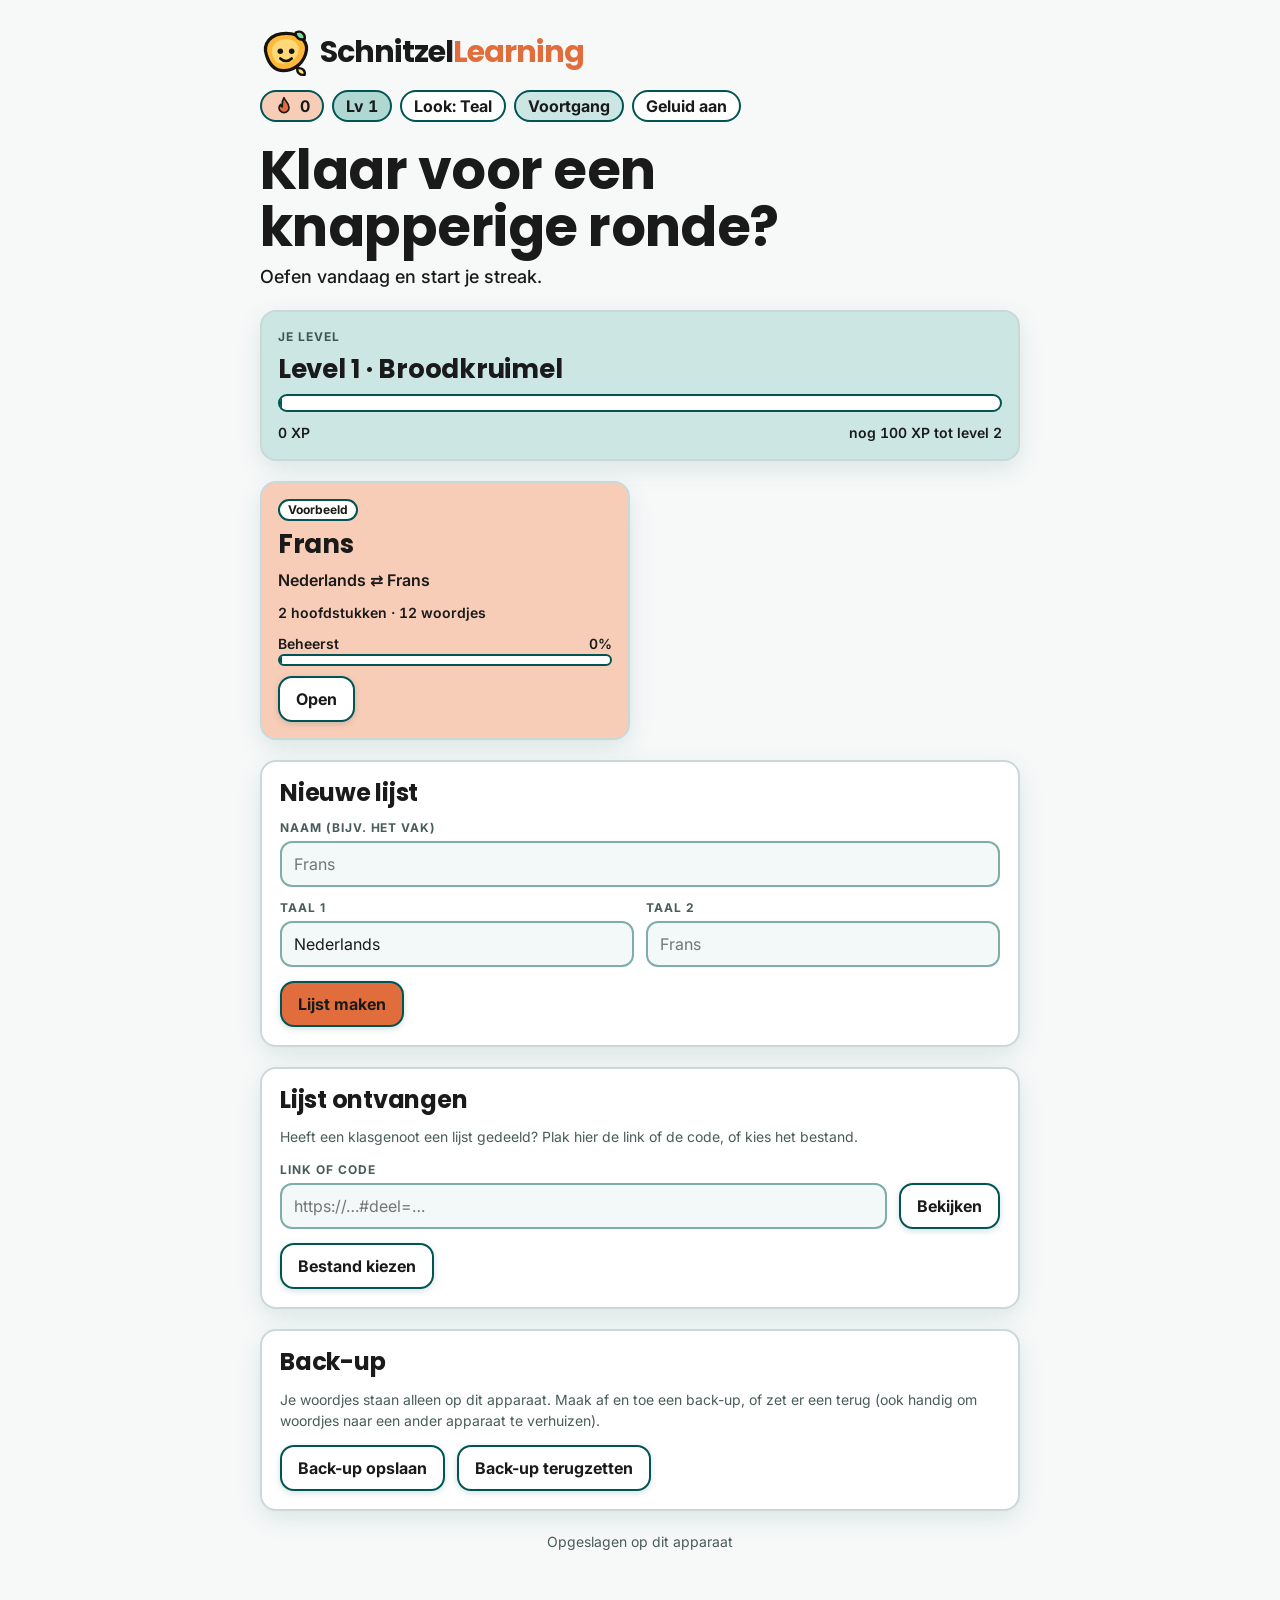
<file: index.html>
<!doctype html>
<html lang="nl">
  <head>
    <meta charset="utf-8" />
    <meta name="viewport" content="width=device-width, initial-scale=1, viewport-fit=cover" />
    <title>Schnitzel Learning</title>
    <meta name="description" content="Woordjes leren met herhaling, XP en levels." />
    <meta name="theme-color" content="#F7F9F9" media="(prefers-color-scheme: light)" />
    <meta name="theme-color" content="#0D1B1B" media="(prefers-color-scheme: dark)" />
    <meta name="apple-mobile-web-app-capable" content="yes" />
    <meta name="mobile-web-app-capable" content="yes" />
    <meta name="apple-mobile-web-app-status-bar-style" content="default" />
    <meta name="apple-mobile-web-app-title" content="Schnitzel" />
    <link rel="manifest" href="manifest.webmanifest" />
    <link rel="icon" href="icon.svg" type="image/svg+xml" />
    <link rel="apple-touch-icon" href="icons/apple-touch-icon.png" />
    <link rel="preconnect" href="https://fonts.googleapis.com" />
    <link rel="preconnect" href="https://fonts.gstatic.com" crossorigin />
    <link rel="stylesheet" href="https://fonts.googleapis.com/css2?family=Bricolage+Grotesque:opsz,wght@12..96,600;12..96,800&family=Figtree:wght@400;500;600;700&family=Inter:wght@400;500;600;700&family=Poppins:wght@500;600;700&display=swap" />
    <link rel="stylesheet" href="styles.css" />
  </head>
  <body>
    <div class="wrap" id="app"></div>
    <canvas id="confetti" aria-hidden="true"></canvas>

    <script src="app.js"></script>
    <script>
      if ("serviceWorker" in navigator) {
        window.addEventListener("load", () => {
          navigator.serviceWorker.register("sw.js").catch(() => {});
        });
      }
    </script>
  </body>
</html>
</file>
<file: styles.css>
/* Concept: rustig en helder. Petrol en teal op een zacht grijswitte achtergrond, oranje alleen voor de belangrijkste knop. Spelelementen: XP, level, streak, combo. */
:root {
  --bg: #F7F9F9;
  --dots: transparent;
  --card: #FFFFFF;
  --ink: #1A1A1A;
  --muted: #485C5A;
  --edge: #005454;
  --shadow: rgba(0, 84, 84, .18);
  --field: #F3F8F8;
  --c1: #F8CDB8; --c2: #BFE3DA; --c3: #CBE6E3; --c4: #E4EEEE; --c5: #AFD8D2;
  --hot: #E06D3B;
  --accent: #006E6E;
  --good: #BFE3DA; --near: #F7E3A8; --bad: #F5B5A6;
  --on-fill: #1A1A1A;
  --paper: #FFFFFF;                /* vaste lichte kleur voor knoppen/labels op gekleurde vlakken */
  --rim: #CBD8D8;                  /* rand van de blokken zelf */
  --rim-shadow: rgba(0, 84, 84, .12);
  --line: #CBD8D8;                 /* zachtere rand voor rustige panelen */
  --line-shadow: rgba(0, 84, 84, .12);
  --line-strong: #7FADA8;          /* velden en keuzeknoppen */
  --font-display: "Poppins", system-ui, sans-serif;
  --font-body: "Inter", system-ui, -apple-system, "Segoe UI", sans-serif;
}
@media (prefers-color-scheme: dark) {
  :root:not([data-theme="light"]) {
    --bg: #0D1B1B; --card: #152928; --ink: #EAF2F2; --muted: #A8C2BF; --edge: #5FB0AB; --shadow: rgba(0, 0, 0, .45);
    --field: #102322; --hot: #F0814F; color-scheme: dark;
    --rim: #2B4745; --rim-shadow: rgba(0, 0, 0, .35);
    --line: #2B4745; --line-shadow: rgba(0, 0, 0, .35); --line-strong: #4A7673;
  }
}
:root[data-theme="dark"] {
  --bg: #0D1B1B; --card: #152928; --ink: #EAF2F2; --muted: #A8C2BF; --edge: #5FB0AB; --shadow: rgba(0, 0, 0, .45);
  --field: #102322; --hot: #F0814F; color-scheme: dark;
  --rim: #2B4745; --rim-shadow: rgba(0, 0, 0, .35);
  --line: #2B4745; --line-shadow: rgba(0, 0, 0, .35); --line-strong: #4A7673;
}
* { box-sizing: border-box; }
body {
  background-color: var(--bg);
  color: var(--ink); font-family: var(--font-body); font-size: 16px; line-height: 1.5;
  padding-block: 18px 80px;
  padding-left: max(16px, env(safe-area-inset-left, 0px));
  padding-right: max(16px, env(safe-area-inset-right, 0px));
}
.wrap { max-width: 760px; margin: 0 auto; display: flex; flex-direction: column; gap: 20px; }
h1, h2, h3 { font-family: var(--font-display); font-weight: 700; line-height: 1.05; margin: 0; text-wrap: balance; letter-spacing: -0.01em; }
button, input, textarea, select { font: inherit; color: inherit; }
button { cursor: pointer; }
:focus-visible { outline: 2px solid var(--accent); outline-offset: 2px; }

/* bouwstenen */
.sticker { background: var(--card); border: 2px solid var(--rim); border-radius: 16px; box-shadow: 0 8px 24px var(--rim-shadow); }
.sticker.panel:not(.q), .sticker.chapter, .sticker.empty { border-color: var(--line); box-shadow: 0 8px 24px var(--line-shadow); }
/* Felle vlakken: alles erin gedraagt zich als in de lichte modus (donkere tekst, witte knoppen), ook in de donkere modus */
.levelcard, .subject, .q, .score, .face, .feedback { --card: var(--paper); --ink: #1A1A1A; --edge: #005454; --shadow: rgba(0, 84, 84, .18); --field: #F3F8F8; }
.btn {
  background: var(--card); border: 2px solid var(--edge); border-radius: 14px; box-shadow: 0 2px 6px var(--shadow);
  padding: 8px 16px; min-height: 46px; font-weight: 700; transition: transform .08s, box-shadow .08s;
}
.btn:hover { transform: translate(-1px, -1px); box-shadow: 0 4px 10px var(--shadow); }
.btn:active { transform: translate(3px, 3px); box-shadow: 0 0 0 var(--shadow); }
.btn.primary { background: var(--hot); color: #1A1A1A; }
.btn.good { background: var(--good); color: #1A1A1A; }
.btn.alt { background: var(--c3); color: #1A1A1A; }
.btn.small { padding: 4px 12px; min-height: 38px; font-size: 14px; }
.btn.flat { box-shadow: none; background: transparent; }
.btn:disabled { opacity: .45; cursor: not-allowed; transform: none; box-shadow: 0 2px 6px var(--shadow); }
.linkbtn { background: none; border: 0; padding: 0; font-weight: 700; text-decoration: underline; text-underline-offset: 3px; text-decoration-thickness: 2px; }
.lbl { font-size: 12px; font-weight: 700; letter-spacing: .08em; text-transform: uppercase; color: var(--muted); }
.hint { color: var(--muted); font-size: 14px; margin: 0; }
.row { display: flex; gap: 12px; flex-wrap: wrap; align-items: flex-end; }
.field { display: flex; flex-direction: column; gap: 4px; flex: 1 1 160px; min-width: 0; }
input[type=text], textarea {
  background: var(--field); border: 2px solid var(--line-strong); border-radius: 12px; padding: 8px 12px; width: 100%; min-height: 46px;
}
textarea { min-height: 120px; resize: vertical; }
input[type=text]:focus, textarea:focus { outline: none; box-shadow: 0 0 0 3px color-mix(in srgb, var(--accent) 40%, transparent); }
.pill { white-space: nowrap; display: inline-flex; align-items: center; gap: 6px; border: 2px solid var(--edge); border-radius: 99px; padding: 2px 12px; font-weight: 700; background: var(--card); font-variant-numeric: tabular-nums; }

/* bovenbalk */
.top { display: flex; align-items: center; justify-content: space-between; gap: 12px; flex-wrap: wrap; }
.brand { display: flex; align-items: center; gap: 8px; background: none; border: 0; padding: 0; text-align: left; }
.logo { width: 52px; height: 52px; flex: none; transition: transform .3s; }
.brand:hover .logo { transform: rotate(-12deg) scale(1.08); }
.brand-name { font-family: var(--font-display); font-weight: 700; font-size: 30px; letter-spacing: -0.03em; line-height: 1; color: var(--ink); }
.brand-name span { color: var(--hot); -webkit-text-stroke: 0; }
.chips { display: flex; gap: 8px; align-items: center; flex-wrap: wrap; }
.chips svg { width: 20px; height: 20px; flex: none; }
.pill.fire { background: var(--c1); color: #1A1A1A; }
.pill.lvl { background: var(--c5); color: #1A1A1A; }
.pill.snd { background: var(--card); min-height: 0; }

.levelcard { padding: 16px; display: flex; flex-direction: column; gap: 10px; background: var(--c3); color: var(--on-fill); }
.levelcard .lbl { color: #3C5755; }
.levelcard h2 { font-size: 26px; }
.bar { height: 18px; border: 2px solid var(--edge); border-radius: 99px; background: var(--card); overflow: hidden; }
.bar i { display: block; height: 100%; background: var(--accent); border-right: 2px solid var(--edge); transition: width .5s; min-width: 0; }
.bar.green i { background: var(--c2); }
.bar.slim { height: 12px; border-width: 2px; }
.bar.slim i { border-right-width: 2px; }
.xpline { display: flex; justify-content: space-between; gap: 8px; font-weight: 600; font-variant-numeric: tabular-nums; font-size: 14px; flex-wrap: wrap; }

/* start */
.hero h1 { font-size: clamp(34px, 9vw, 54px); }
.hero p { margin: 8px 0 0; font-weight: 500; font-size: 18px; max-width: 34ch; }
.subjects { display: grid; grid-template-columns: repeat(auto-fill, minmax(280px, 1fr)); gap: 20px; }
.subject { padding: 16px; display: flex; flex-direction: column; gap: 10px; color: var(--on-fill); min-width: 0; transition: transform .15s; }
.subject:hover { transform: rotate(-.6deg) translateY(-2px); }
.subject h3 { font-size: 26px; overflow-wrap: anywhere; }
.subject .pair { font-weight: 600; }
.subject .meta { font-size: 14px; font-weight: 600; font-variant-numeric: tabular-nums; }
.subject .btn { color: var(--on-fill); }
.k0 { background: var(--c1); } .k1 { background: var(--c2); } .k2 { background: var(--c3); } .k3 { background: var(--c4); } .k4 { background: var(--c5); }
.tag { display: inline-block; font-size: 12px; font-weight: 700; background: var(--card); color: var(--ink); border: 2px solid var(--edge); padding: 0 8px; border-radius: 99px; width: fit-content; }
.actions { display: flex; gap: 10px; flex-wrap: wrap; margin-top: auto; }
.panel { padding: 18px; display: flex; flex-direction: column; gap: 14px; }
.panel h2 { font-size: 24px; }

/* lijst + hoofdstukken */
.pagehead h1 { font-size: clamp(30px, 8vw, 46px); overflow-wrap: anywhere; }
.pagehead .pair { font-weight: 600; color: var(--muted); }
.choices { display: flex; gap: 10px; flex-wrap: wrap; }
.choice { position: relative; }
.choice input { position: absolute; opacity: 0; inset: 0; width: 100%; height: 100%; margin: 0; cursor: pointer; }
.choice span { display: block; border: 2px solid var(--line-strong); border-radius: 12px; padding: 6px 14px; min-height: 42px; background: var(--card); font-weight: 600; display: flex; align-items: center; }
.choice input:checked + span { background: var(--c1); color: #1A1A1A; border-color: var(--edge); box-shadow: 0 2px 6px var(--shadow); font-weight: 700; }
.choice input:focus-visible + span { outline: 2px solid var(--accent); outline-offset: 2px; }
.chapters { display: flex; flex-direction: column; gap: 16px; }
.chapter { overflow: hidden; }
.chead { display: flex; gap: 12px; align-items: center; padding: 14px 16px; flex-wrap: wrap; }
.chead .tog { flex: 1 1 200px; min-width: 0; background: none; border: 0; text-align: left; padding: 0; display: flex; flex-direction: column; gap: 6px; }
.chead h3 { font-size: 22px; overflow-wrap: anywhere; display: flex; gap: 8px; align-items: center; }
.chead .caret { display: inline-block; transition: transform .2s; }
.chapter.open .caret { transform: rotate(90deg); }
.cmeta { display: flex; gap: 10px; align-items: center; font-size: 14px; font-weight: 600; font-variant-numeric: tabular-nums; }
.cmeta .bar { flex: 1; max-width: 160px; }
.cbody { border-top: 2px solid var(--line); padding: 16px; display: flex; flex-direction: column; gap: 18px; background: var(--field); }
.cbody h4 { margin: 0; font-family: var(--font-display); font-size: 18px; }
.wordhead, .wordrow { display: grid; grid-template-columns: 1fr 1fr auto auto; gap: 8px; align-items: center; }
.wordhead { padding-bottom: 4px; }
.wordrow { padding: 4px 0; border-top: 2px dashed color-mix(in srgb, var(--edge) 25%, transparent); }
.wordrow input { min-height: 40px; padding: 4px 10px; border-width: 2px; border-color: transparent; background: transparent; }
.wordrow input:hover { border-color: var(--edge); }
.wordrow input:focus { background: var(--card); }
.x { width: 36px; height: 36px; border-radius: 10px; border: 0; background: none; font-size: 22px; line-height: 1; }
.x:hover { background: var(--bad); }
.pips { display: inline-flex; gap: 3px; }
.pips i { width: 10px; height: 10px; border: 2px solid var(--edge); border-radius: 50%; display: block; }
.pips i.on { background: var(--c2); }
.preview { background: var(--good); color: #1A1A1A; border: 2px solid var(--edge); border-radius: 12px; padding: 10px 12px; font-size: 14px; }
.preview.err { background: var(--bad); }
.preview ul { margin: 6px 0 0; padding-left: 18px; }
.empty { text-align: center; color: var(--muted); padding: 18px; font-weight: 600; }
.backlink { align-self: flex-start; }

/* oefenen */
.hud { display: flex; align-items: center; gap: 10px; flex-wrap: wrap; }
.hud .bar { flex: 1 1 120px; }
.combo { background: var(--c1); color: #1A1A1A; animation: pop .35s; }
@keyframes pop { 0% { transform: scale(.6); } 60% { transform: scale(1.2); } 100% { transform: scale(1); } }
.q { text-align: center; padding: 30px 16px; display: flex; flex-direction: column; gap: 8px; align-items: center; background: var(--c3); color: var(--on-fill); }
.q .lbl { color: #3C5755; }
.word { font-family: var(--font-display); font-weight: 700; font-size: clamp(34px, 10vw, 58px); line-height: 1.05; overflow-wrap: anywhere; }
.answerrow { display: flex; gap: 12px; flex-wrap: wrap; }
.answerrow input { flex: 1 1 200px; font-size: 22px; min-height: 56px; }
.answerrow .btn { min-height: 56px; }
.feedback { padding: 16px; display: flex; flex-direction: column; gap: 4px; color: #1A1A1A; animation: pop .35s; }
.feedback.ok { background: var(--good); } .feedback.near { background: var(--near); } .feedback.bad { background: var(--bad); }
.feedback strong { font-family: var(--font-display); font-size: 28px; }
.feedback .correct { font-size: 24px; font-weight: 700; overflow-wrap: anywhere; }
.feedback .mine { font-size: 14px; font-weight: 600; overflow-wrap: anywhere; }
.gain { font-weight: 700; font-size: 14px; }
.shake { animation: shake .35s; }
@keyframes shake { 20% { transform: translateX(-8px); } 40% { transform: translateX(8px); } 60% { transform: translateX(-5px); } 80% { transform: translateX(5px); } }

.flip { perspective: 1400px; }
.flipbtn { display: block; width: 100%; background: none; border: 0; padding: 0; }
.flipinner { position: relative; min-height: 280px; transition: transform .5s cubic-bezier(.3,1.4,.5,1); transform-style: preserve-3d; }
.flipinner.on { transform: rotateY(180deg); }
.face { position: absolute; inset: 0; backface-visibility: hidden; -webkit-backface-visibility: hidden; display: flex; flex-direction: column; gap: 8px; align-items: center; justify-content: center; padding: 20px; text-align: center; color: var(--on-fill); }
.face.front { background: var(--c3); }
.face.back { background: var(--c4); transform: rotateY(180deg); }
.face .lbl { color: #3C5755; }
.cardbtns { display: grid; grid-template-columns: 1fr 1fr; gap: 12px; }
.cardbtns .btn { min-height: 56px; font-size: 18px; }

.score { text-align: center; display: flex; flex-direction: column; gap: 10px; align-items: center; padding: 22px 16px; background: var(--c2); color: var(--on-fill); }
.score .lbl { color: #3C5755; }
.score .big { font-family: var(--font-display); font-weight: 700; font-size: clamp(56px, 18vw, 96px); line-height: 1; font-variant-numeric: tabular-nums; }
.score .logo { width: 92px; height: 92px; animation: wig 1.2s ease-in-out infinite; }
@keyframes wig { 0%, 100% { transform: rotate(-8deg); } 50% { transform: rotate(8deg) scale(1.06); } }
.stats3 { display: flex; gap: 10px; flex-wrap: wrap; justify-content: center; }
.misslist { margin: 0; padding: 0; list-style: none; }
.misslist li { display: flex; justify-content: space-between; gap: 12px; padding: 8px 0; border-top: 2px dashed color-mix(in srgb, var(--edge) 25%, transparent); flex-wrap: wrap; }
.misslist li:first-child { border-top: 0; }
.misslist b { overflow-wrap: anywhere; }
#confetti { position: fixed; inset: 0; width: 100%; height: 100%; pointer-events: none; z-index: 50; }
@media (prefers-reduced-motion: reduce) {
  *, *::before, *::after { animation: none !important; transition: none !important; }
}

/* meerkeuze, hints, voortgang, delen */
.pill.prog { background: var(--c3); color: #1A1A1A; min-height: 0; }
.subh { font-family: var(--font-display); font-weight: 700; font-size: 18px; margin: 0 0 4px; }
.options { display: grid; grid-template-columns: 1fr 1fr; gap: 12px; }
@media (max-width: 520px) { .options { grid-template-columns: 1fr; } }
.btn.opt { display: flex; align-items: center; justify-content: flex-start; text-align: left; gap: 12px; min-height: 64px; font-size: 18px; font-weight: 700; padding: 10px 14px; overflow-wrap: anywhere; }
.optkey { flex: none; display: inline-grid; place-items: center; width: 30px; height: 30px; border-radius: 8px; border: 2px solid var(--edge); font-size: 14px; font-weight: 700; background: var(--field); }
.btn.opt.right { background: var(--good); color: #1A1A1A; opacity: 1; }
.btn.opt.wrong { background: var(--bad); color: #1A1A1A; opacity: 1; }
.btn.opt.right .optkey, .btn.opt.wrong .optkey { border-color: #1A1A1A; background: #FFFFFF; color: #1A1A1A; }
.btn.opt:disabled:not(.right):not(.wrong) { opacity: .5; }
.btn.opt:disabled { cursor: default; }
.hintline { font-family: ui-monospace, "SF Mono", Menlo, Consolas, monospace; font-size: 26px; font-weight: 700; letter-spacing: .14em; margin-top: 6px; overflow-wrap: anywhere; color: #1A1A1A; }
.chart { display: flex; align-items: flex-end; gap: 4px; height: 160px; padding-top: 4px; }
.chart .col { flex: 1 1 0; min-width: 0; display: flex; flex-direction: column; align-items: center; justify-content: flex-end; gap: 4px; height: 100%; }
.chart .barv { display: block; width: 100%; max-width: 28px; background: var(--c3); border: 2px solid var(--edge); border-radius: 6px 6px 0 0; }
.chart .col.today .barv { background: var(--hot); }
.chart .n { font-size: 11px; font-weight: 700; min-height: 14px; font-variant-numeric: tabular-nums; }
.chart .d { font-size: 11px; font-weight: 700; color: var(--muted); text-transform: uppercase; }
.chart .col.today .d { color: var(--hot); }
.statgrid { display: grid; grid-template-columns: 1fr 1fr; gap: 12px; }
@media (min-width: 640px) { .statgrid { grid-template-columns: 1fr 1fr 1fr; } }
.stat { display: flex; flex-direction: column; gap: 2px; padding: 10px 12px; border: 2px solid var(--line); border-radius: 14px; background: var(--field); min-width: 0; }
.stat b { font-family: var(--font-display); font-weight: 700; font-size: 30px; line-height: 1; font-variant-numeric: tabular-nums; }
.stat span { font-size: 13px; color: var(--muted); font-weight: 600; }
input[readonly] { cursor: text; }

/* ---------- Look "geel": de originele stickerstijl, te kiezen in de app ---------- */
:root[data-look="geel"] {
  --bg: #ffd84a; --dots: #f0c426; --card: #fffdf5; --ink: #17120c; --muted: #5d5444; --edge: #17120c; --shadow: #17120c; --field: #fff6d6;
  --c1: #ff8a5c; --c2: #7be0a9; --c3: #7cc8ff; --c4: #ff9ec7; --c5: #c9a7ff;
  --hot: #ff5a45; --accent: #ff5a45; --good: #7be0a9; --near: #ffe27a; --bad: #ff9a8a;
  --paper: #fffdf5; --rim: var(--edge); --rim-shadow: var(--shadow); --line: var(--edge); --line-shadow: var(--shadow); --line-strong: var(--edge);
  --font-display: "Bricolage Grotesque", "Trebuchet MS", system-ui, sans-serif;
  --font-body: "Figtree", system-ui, -apple-system, "Segoe UI", sans-serif;
}
@media (prefers-color-scheme: dark) {
  :root[data-look="geel"]:not([data-theme="light"]) {
    --bg: #2a2218; --dots: #362c1f; --card: #3a3024; --ink: #fbf3df; --muted: #d2c7b0; --edge: #fbf3df; --shadow: #17110a;
    --field: #2e251a; --hot: #ff6b57; --accent: #ff6b57; --rim: var(--edge); --rim-shadow: #947a38;
    --line: #6a5b44; --line-shadow: #17110a; --line-strong: #a99a78;
  }
}
:root[data-look="geel"][data-theme="dark"] {
  --bg: #2a2218; --dots: #362c1f; --card: #3a3024; --ink: #fbf3df; --muted: #d2c7b0; --edge: #fbf3df; --shadow: #17110a;
  --field: #2e251a; --hot: #ff6b57; --accent: #ff6b57; --rim: var(--edge); --rim-shadow: #947a38;
  --line: #6a5b44; --line-shadow: #17110a; --line-strong: #a99a78;
}
:root[data-look="geel"] body { background-image: radial-gradient(var(--dots) 2px, transparent 2.5px); background-size: 22px 22px; }
:root[data-look="geel"] .levelcard, :root[data-look="geel"] .subject, :root[data-look="geel"] .q,
:root[data-look="geel"] .score, :root[data-look="geel"] .face, :root[data-look="geel"] .feedback {
  --card: var(--paper); --ink: #17120c; --edge: #17120c; --shadow: #17120c; --field: #fff6d6;
}
:root[data-look="geel"] .levelcard .lbl, :root[data-look="geel"] .q .lbl, :root[data-look="geel"] .face .lbl { color: #3a3224; }
:root[data-look="geel"] .score .lbl { color: #2b3a2f; }
:root[data-look="geel"] h1, :root[data-look="geel"] h2, :root[data-look="geel"] h3,
:root[data-look="geel"] .brand-name, :root[data-look="geel"] .word, :root[data-look="geel"] .score .big, :root[data-look="geel"] .feedback strong { font-weight: 800; }
:root[data-look="geel"] .sticker { border-width: 3px; border-radius: 18px; box-shadow: 5px 5px 0 var(--rim-shadow); }
:root[data-look="geel"] .sticker.panel:not(.q), :root[data-look="geel"] .sticker.chapter, :root[data-look="geel"] .sticker.empty { box-shadow: 5px 5px 0 var(--line-shadow); }
:root[data-look="geel"] .btn { border-width: 3px; box-shadow: 3px 3px 0 var(--shadow); }
:root[data-look="geel"] .btn:hover { box-shadow: 4px 4px 0 var(--shadow); }
:root[data-look="geel"] .btn:active { box-shadow: 0 0 0 var(--shadow); }
:root[data-look="geel"] .btn.flat { box-shadow: none; }
:root[data-look="geel"] .btn:disabled { box-shadow: 3px 3px 0 var(--shadow); }
:root[data-look="geel"] .pill, :root[data-look="geel"] .bar, :root[data-look="geel"] .preview { border-width: 3px; }
:root[data-look="geel"] .bar i { border-right-width: 3px; }
:root[data-look="geel"] .bar.slim { border-width: 2px; }
:root[data-look="geel"] .bar.slim i { border-right-width: 2px; }
:root[data-look="geel"] input[type=text], :root[data-look="geel"] textarea, :root[data-look="geel"] .choice span { border-width: 3px; }
:root[data-look="geel"] .wordrow input { border-width: 2px; }
:root[data-look="geel"] input[type=text]:focus, :root[data-look="geel"] textarea:focus { box-shadow: 4px 4px 0 var(--hot); }
:root[data-look="geel"] .choice input:checked + span { box-shadow: 3px 3px 0 var(--shadow); }
:root[data-look="geel"] .cbody { border-top-width: 3px; }
:root[data-look="geel"] :focus-visible { outline: 4px solid var(--hot); }
:root[data-look="geel"] .subh, :root[data-look="geel"] .stat b { font-weight: 800; }
:root[data-look="geel"] .stat { border-width: 3px; }
:root[data-look="geel"] .pill.prog, :root[data-look="geel"] .btn.opt.right, :root[data-look="geel"] .btn.opt.wrong, :root[data-look="geel"] .hintline { color: #17120c; }
:root[data-look="geel"] .btn.opt.right .optkey, :root[data-look="geel"] .btn.opt.wrong .optkey { border-color: #17120c; background: #fffdf5; color: #17120c; }
</file>
